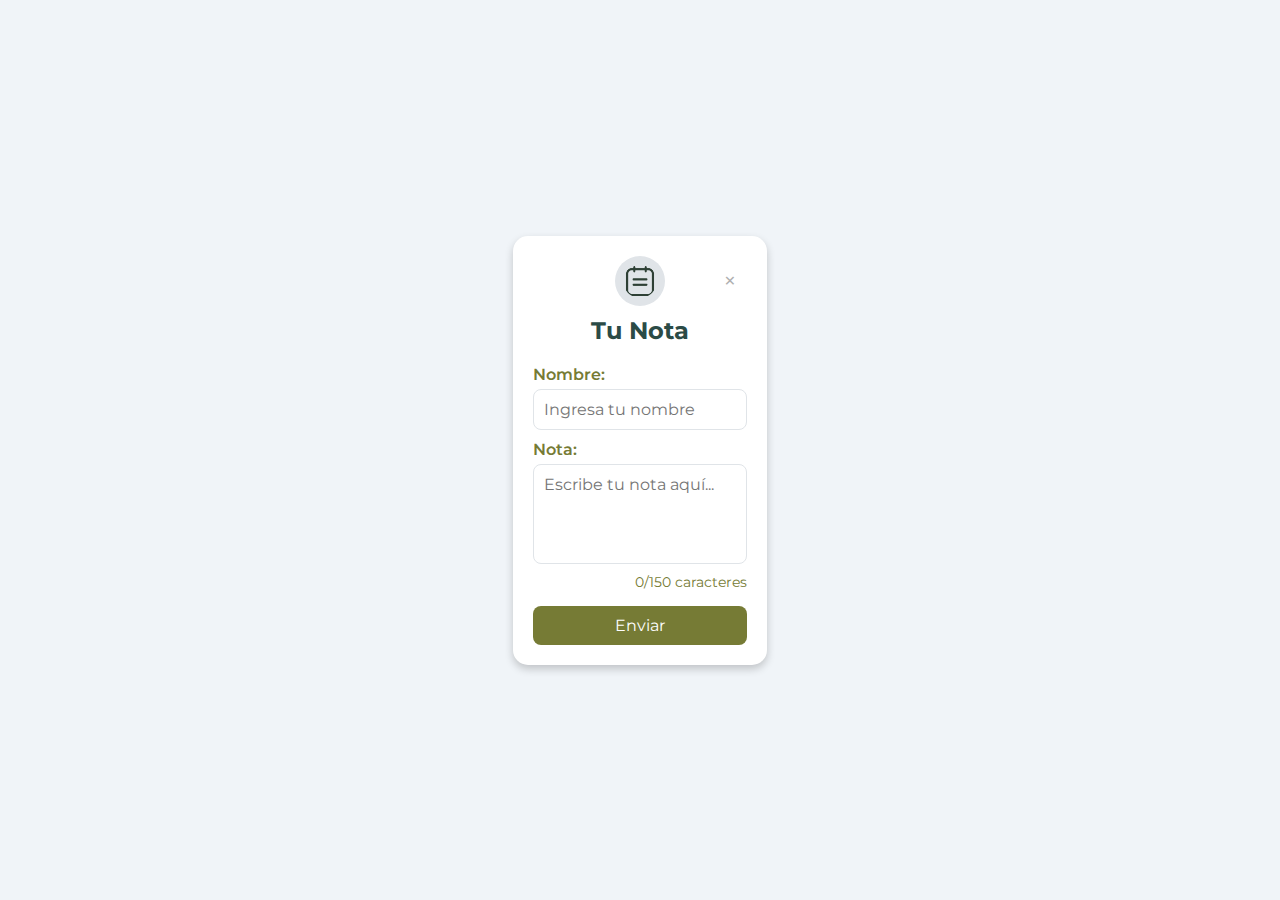
<file: escrito.html>
<!DOCTYPE html>
<html lang="es">
<head>
    <meta charset="UTF-8">
    <meta name="viewport" content="width=device-width, initial-scale=1.0">
    <title>Formulario de Notas</title>
    <meta property="og:title" content="Celebración de Rosa Lucía Ramos" />
    <meta property="og:description" content="¡Únete a celebrar este gran día! Una fiesta llena de alegría, amor y recuerdos." />
    <meta property="og:image" content="https://drive.google.com/uc?id=1cno4V4WDJfE1lJkF34Q3C9KtVz_St2VT" />
    <meta property="og:image:width" content="1200" />
    <meta property="og:image:height" content="630" />
    <link rel="stylesheet" href="css/escrito-styles.css">
    <link href="https://fonts.googleapis.com/css2?family=Montserrat:wght@400;700&display=swap" rel="stylesheet">
</head>
<body>
    <section id="nota-section">
        <div class="form-container">
            <div class="form-header">
                <img src="assets/escrito.png" alt="Icono Nota" class="icono-formulario">
                <div class="close-icon" onclick="closeForm()">×</div>
            </div>
            <h2>Tu Nota</h2>
            <!-- Formulario con acción y campo oculto para redirección -->
            <form id="noteForm" action="https://formspree.io/f/mgveyzkp" method="POST">
                <label for="nombre">Nombre:</label>
                <input type="text" id="nombre" name="nombre" required placeholder="Ingresa tu nombre">
                
                <label for="nota">Nota:</label>
                <textarea id="nota" name="nota" maxlength="150" placeholder="Escribe tu nota aquí..."></textarea>
                <p id="charCount">0/150 caracteres</p>
                
                <button type="submit">Enviar</button>
            </form>
        </div>
    </section>

    <!-- JavaScript para interceptar el envío y redirigir tras el éxito -->
    <script>
        document.getElementById("noteForm").addEventListener("submit", async function(event) {
            event.preventDefault(); // Evita el envío tradicional
            
            const form = event.target;
            const formData = new FormData(form);

            try {
                // Envía el formulario usando fetch
                const response = await fetch(form.action, {
                    method: form.method,
                    body: formData,
                    headers: { 'Accept': 'application/json' }
                });

                if (response.ok) {
                    // Si se envió exitosamente, redirige a "gracias.html"
                    window.location.href = "gracias.html";
                } else {
                    alert("Ocurrió un error al enviar el formulario. Inténtalo de nuevo.");
                }
            } catch (error) {
                console.error("Error:", error);
                alert("Ocurrió un error de red. Inténtalo de nuevo.");
            }
        });
    </script>
</body>
</html>
</file>
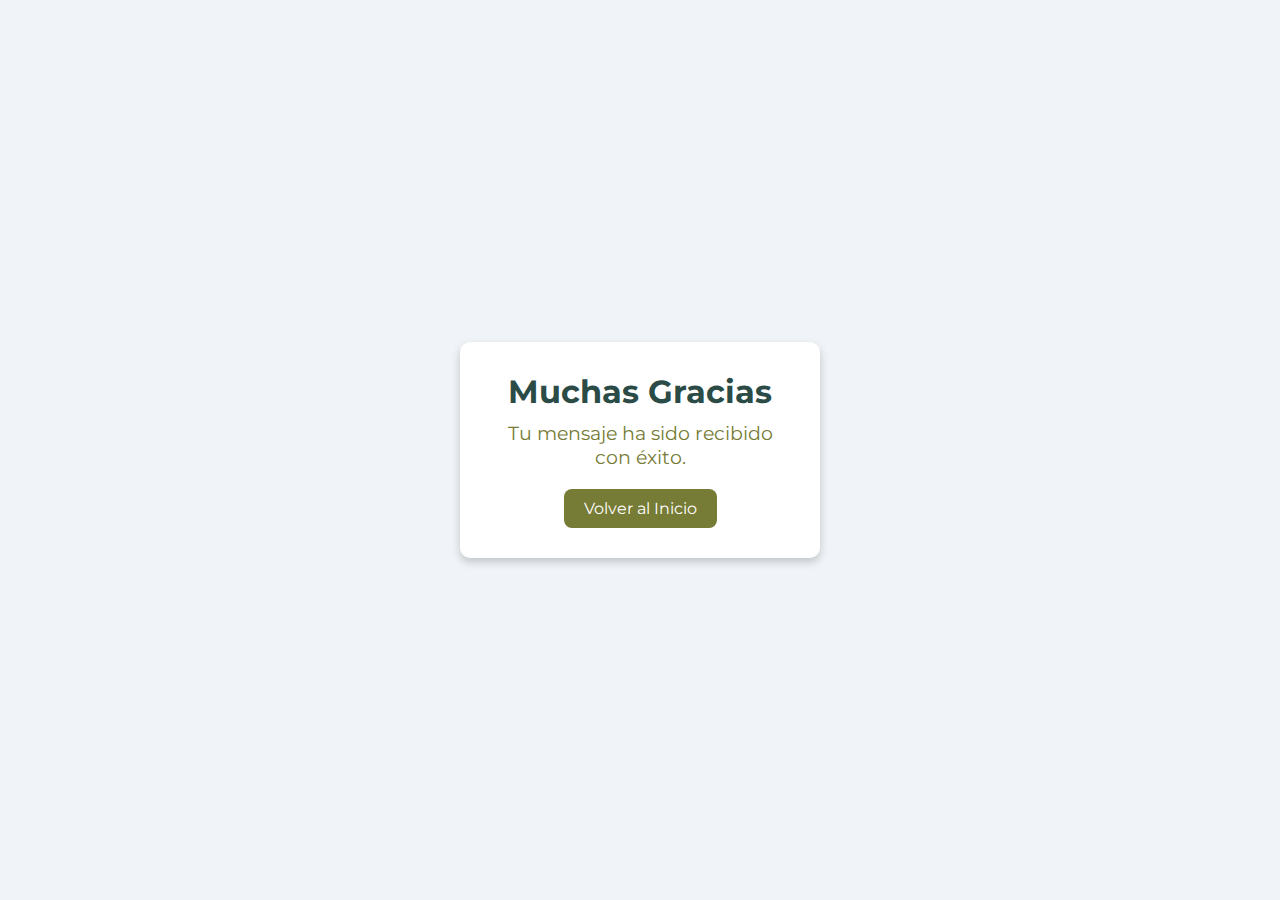
<file: gracias.html>
<!DOCTYPE html>
<html lang="es">

<head>
    <meta charset="UTF-8">
    <meta name="viewport" content="width=device-width, initial-scale=1.0">
    <title>Gracias</title>
    <link rel="stylesheet" href="css/gracias-styles.css">
    <link href="https://fonts.googleapis.com/css2?family=Montserrat:wght@400;700&display=swap" rel="stylesheet">
</head>

<body>
    <section class="gracias-contenido">
        <h1>Muchas Gracias</h1>
        <p>Tu mensaje ha sido recibido con éxito.</p>
        <button onclick="volverInicio()">Volver al Inicio</button>
    </section>

    <script src="js/gracias-script.js"></script>
</body>

</html>
</file>
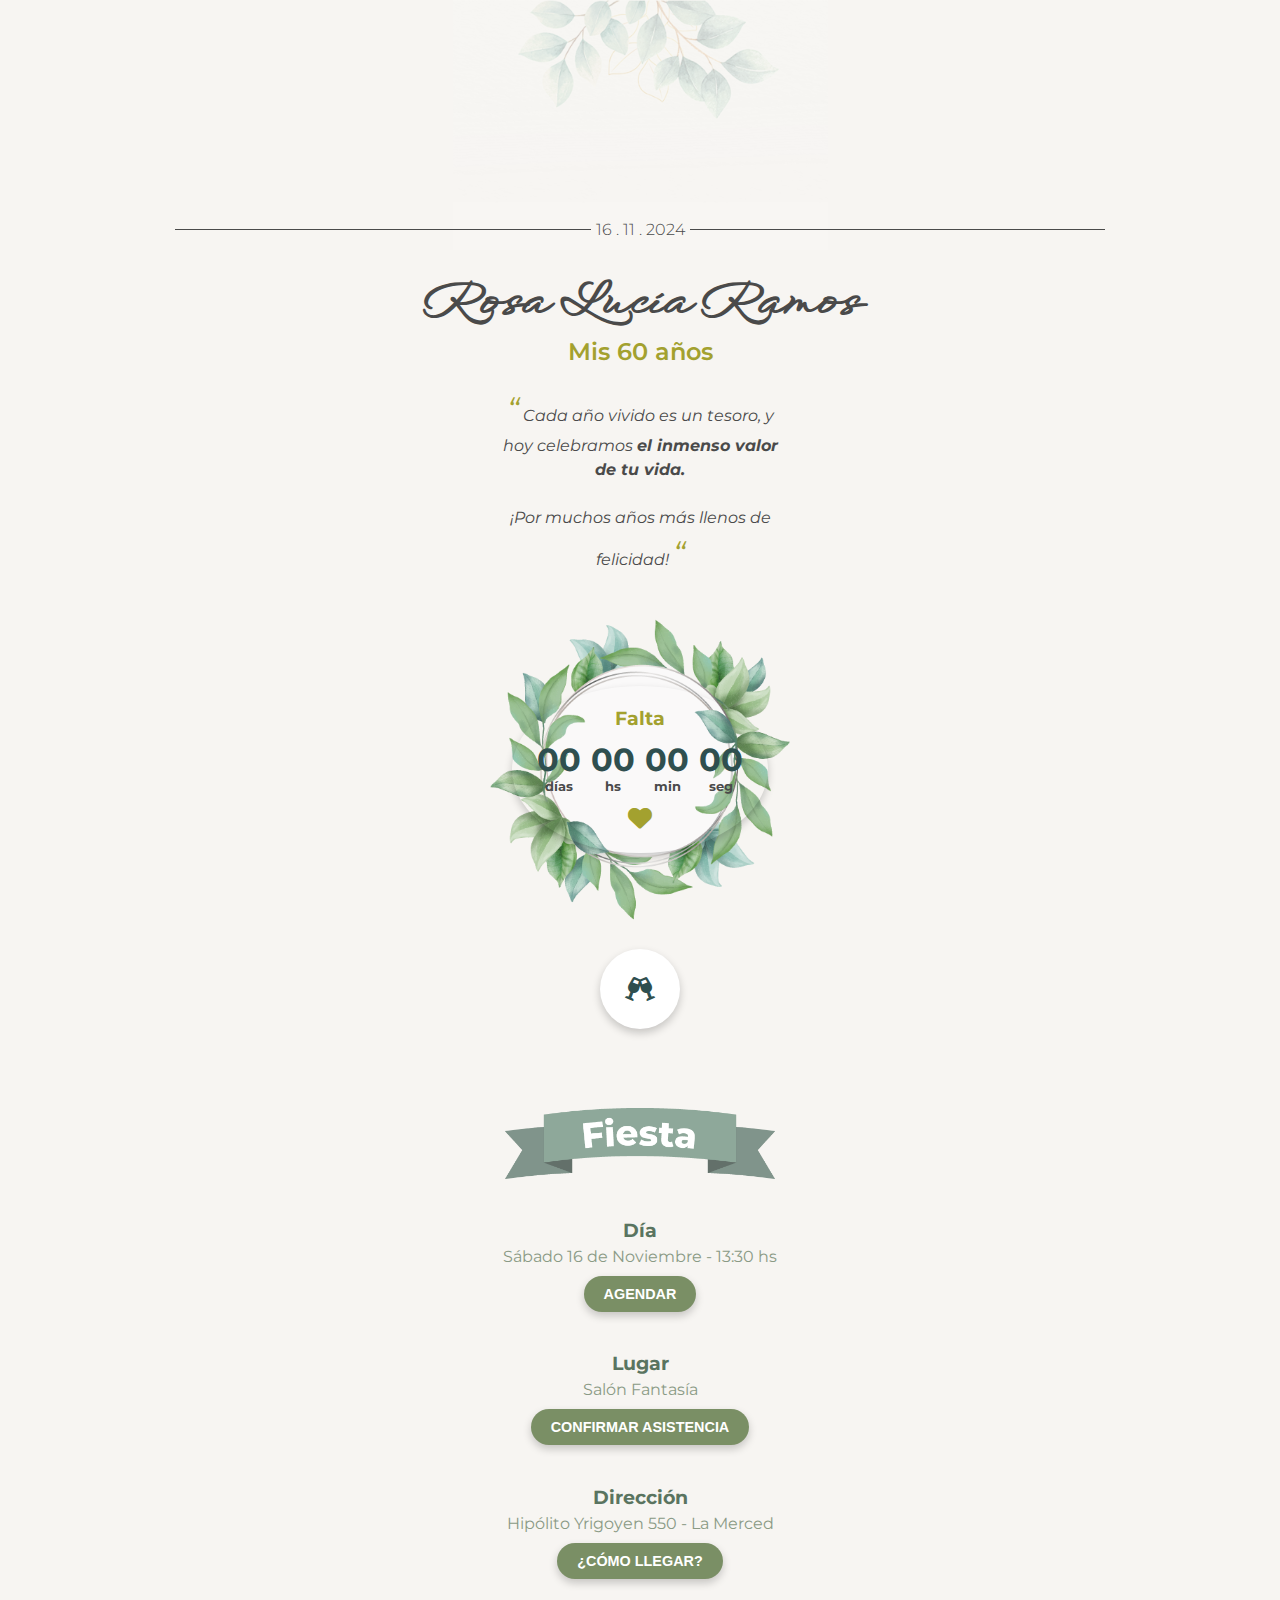
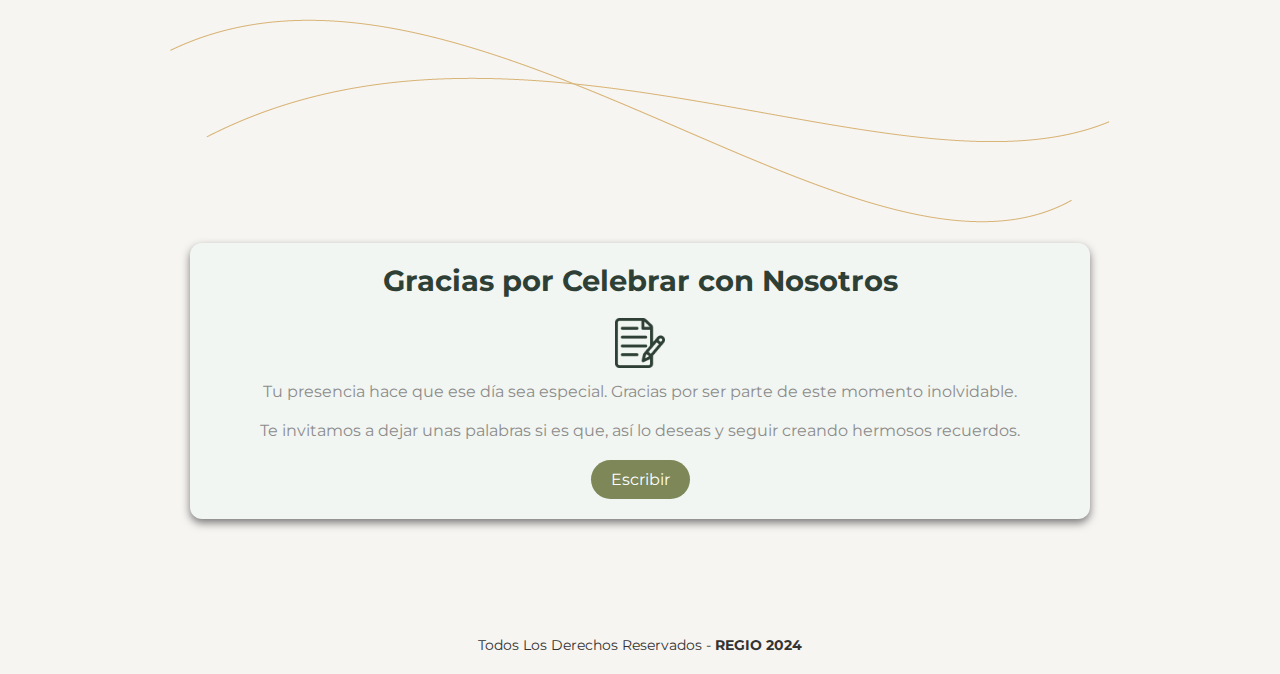
<file: paginaConMusica.html>
<!DOCTYPE html>
<html lang="es">

<head>
    <meta charset="UTF-8">
    <meta name="viewport" content="width=device-width, initial-scale=1.0">
    <title>Mis 60 AÑOS</title>

    <!-- Meta tags para SEO -->
    <meta name="description" content="¡Únete a celebrar el cumpleaños de Rosa Lucia Ramos! Una fiesta llena de alegría y emoción.">
    <meta name="keywords" content="cumpleaños, fiesta, 60 años, invitación, Rosa">
    <meta name="author" content="Gonzalo Fernando Reales">
    
    <!-- Importar las fuentes Montserrat y WindSong -->
    <link rel="stylesheet" href="css/conmusica-styles.css">
    <link rel="stylesheet" href="https://fonts.googleapis.com/css2?family=Montserrat:ital,wght@0,100..900;1,100..900&family=WindSong:wght@400;500&display=swap">
    
    <!-- Incluir Font Awesome desde su CDN -->
    <link rel="stylesheet" href="https://cdnjs.cloudflare.com/ajax/libs/font-awesome/6.0.0-beta3/css/all.min.css">

    <script src="js/conmusica-script.js" defer></script>
</head>

<body>
    <!-- Fondo decorativo superior -->
    <div class="decorative-top">
        <img src="assets/arriba.png" alt="Decoración floral superior">
    </div>
    
    <!-- Contenido principal centrado -->
    <main class="main-content">
        <div class="date-line">
            <span class="line"></span>
            <p class="date">16 . 11 . 2024</p>
            <span class="line"></span>
        </div>
        <h1 class="nombre-cumpleanera">Rosa Lucía Ramos</h1>
        <h2>Mis 60 años</h2>
        <blockquote>
            Cada año vivido es un tesoro, y hoy celebramos <b>el inmenso valor de tu vida.</b>
            <br>
            <br>
            ¡Por muchos años más llenos de felicidad!
        </blockquote>
        <div class="down-arrow"></div>
        <br>
        <br>
        
        <!-- Sección de cuenta regresiva -->
        <div class="countdown-container">
            <img src="assets/fondo_cuenta.png" alt="Fondo cuenta regresiva" class="countdown-background-img">
            <div id="countdown">
                <p class="countdown-title">Falta</p>
                <div class="time">
                    <div><span id="days">00</span><p>días</p></div>
                    <div><span id="hours">00</span><p>hs</p></div>
                    <div><span id="minutes">00</span><p>min</p></div>
                    <div><span id="seconds">00</span><p>seg</p></div>
                </div>
                <div class="heart-icon"><i class="fas fa-heart" aria-hidden="true"></i></div>
            </div>
        </div>
        <br>
        <br>
        <br>
        <br>
        
        <!-- Círculo con icono animado -->
        <div class="animated-icon-container">
            <i class="fas fa-glass-cheers animated-icon"></i>
        </div>
        <br>
        
        <!-- Sección de información del evento -->
        <section class="evento-info">
            <div class="banner-titulo">
                <img src="assets/fiesta.png" alt="Fiesta" class="banner-imagen">
            </div>
            <br>
            <div class="evento-detalle">
                <h2>Día</h2>
                <p>Sábado 16 de Noviembre - 13:30 hs</p>
                <button onclick="agendarEvento()">AGENDAR</button>
            </div>
            <br>
            <div class="evento-detalle">
                <h2>Lugar</h2>
                <p>Salón Fantasía</p>
                <button onclick="confirmarAsistencia()">CONFIRMAR ASISTENCIA</button>
            </div>
        </section>

        <section class="evento-info">
            <div class="evento-detalle">
                <h2>Dirección</h2>
                <p>Hipólito Yrigoyen 550 - La Merced</p>
                <button onclick="comoLlegar()">¿CÓMO LLEGAR?</button>

                <!-- Imagen que se animará -->
                <img src="assets/floral-01.png" alt="Decoración floral" class="imagen-animada">
            </div>
        </section>

        <section class="decorative-lines-section">
            <img src="assets/lineas.png" alt="Decorative Lines" class="decorative-lines">
        </section>

    

        <section id="nota-section">
            <div class="detalle-musica">
                    <h3>Gracias por Celebrar con Nosotros</h3>
                    <img src="assets/notas.png" alt="Icono de Música" class="icono-musica">
                    <p>Tu presencia hace que ese día sea especial. Gracias por ser parte de este momento inolvidable.</p>
                    <p>Te invitamos a dejar unas palabras si es que, así lo deseas y seguir creando hermosos recuerdos.</p>
                    <button onclick="window.location.href='escrito.html'">Escribir</button>
            </div>
            <img src="assets/floral-02.png" alt="Decoración floral derecha" class="imagen-animada-derecha">

        </section>
        

        
        <br>
        <br>
        <br>
    </main>

    

</body>

<footer class="footer">
    <p>Todos Los Derechos Reservados - <strong>REGIO 2024</strong></p>
</footer>

</html>
</file>
<file: css/escrito-styles.css>
/* Estilos generales */
* {
    margin: 0;
    padding: 0;
    box-sizing: border-box;
    font-family: 'Montserrat', sans-serif;
}

body, html {
    display: flex;
    justify-content: center;
    align-items: center;
    height: 100vh;
    background-color: #f0f4f8;
}

/* Estilos del contenedor de formulario */
#nota-section {
    display: flex;
    justify-content: center;
    align-items: center;
    width: 100%;
    height: 100%;
}

.form-container {
    position: relative;
    width: 90%;
    max-width: 400px;
    background-color: #ffffff;
    padding: 20px;
    border-radius: 15px;
    box-shadow: 0 4px 8px rgba(0, 0, 0, 0.2);
    text-align: center;
}

/* Icono en la parte superior */
.form-header {
    display: flex;
    justify-content: center;
    align-items: center;
    position: relative;
}

.icono-formulario {
    width: 50px;
    height: 50px;
    border-radius: 50%;
    background-color: #e0e4e8;
    padding: 8px;
}

.close-icon {
    position: absolute;
    top: 10px;
    right: 10px;
    color: #b0b0b0;
    font-size: 1.5rem;
    cursor: pointer;
    transition: color 0.3s;
}

.close-icon:hover {
    color: #767B35;
}

/* Estilos de los campos y botones */
h2 {
    color: #2b4b46;
    font-weight: 700;
    margin-top: 10px;
    margin-bottom: 20px;
}

label {
    display: block;
    color: #767B35;
    text-align: left;
    margin-top: 10px;
    font-weight: 600;
}

input[type="text"],
textarea {
    width: 100%;
    padding: 10px;
    border-radius: 8px;
    border: 1px solid #e0e4e8;
    margin-top: 5px;
    font-size: 1rem;
    resize: none;
}

textarea {
    height: 100px;
}

#charCount {
    font-size: 0.9rem;
    color: #767B35;
    text-align: right;
    margin-top: 5px;
}

button {
    width: 100%;
    padding: 10px;
    background-color: #767B35;
    color: white;
    border: none;
    border-radius: 8px;
    font-size: 1rem;
    cursor: pointer;
    transition: background-color 0.3s ease;
    margin-top: 15px;
}

button:hover {
    background-color: #9cb97e;
}

/* Responsive */
@media (max-width: 600px) {
    .form-container {
        padding: 15px;
    }

    h2 {
        font-size: 1.4rem;
    }

    button {
        font-size: 0.9rem;
    }
}
</file>
<file: css/gracias-styles.css>
/* Estilos generales */
* {
    margin: 0;
    padding: 0;
    box-sizing: border-box;
    font-family: 'Montserrat', sans-serif;
}

body, html {
    display: flex;
    justify-content: center;
    align-items: center;
    height: 100vh;
    background-color: #f0f4f8;
}

/* Contenedor para la sección de agradecimiento */
.gracias-contenido {
    text-align: center;
    background-color: #ffffff;
    padding: 30px;
    border-radius: 10px;
    box-shadow: 0 4px 8px rgba(0, 0, 0, 0.2);
    max-width: 400px;
    width: 90%;
}

h1 {
    color: #2b4b46;
    font-size: 2rem;
    margin-bottom: 10px;
}

p {
    color: #767B35;
    margin-bottom: 20px;
    font-size: 1.2rem;
}

button {
    padding: 10px 20px;
    background-color: #767B35;
    color: white;
    border: none;
    border-radius: 8px;
    font-size: 1rem;
    cursor: pointer;
    transition: background-color 0.3s ease;
}

button:hover {
    background-color: #9cb97e;
}
</file>
<file: css/conmusica-styles.css>
/* Estilos básicos */
* {
    margin: 0;
    padding: 0;
    box-sizing: border-box;
}

body {
    font-family: 'Montserrat', sans-serif;
    background-color: #f7f5f2;
    color: #4a4a4a;
    display: flex;
    flex-direction: column;
    align-items: center;
    justify-content: space-between;
    min-height: 100vh;
    overflow-y: scroll; /* Permite scroll vertical */
}

.decorative-top {
    position: absolute;
    top: 0;
    width: 100%;
    height: 250px;
    display: flex;
    justify-content: center;
    opacity: 0.2;
    z-index: -1;
}

.decorative-top img {
    max-width: 100%;
    height: auto;
}

.main-content {
    text-align: center;
    padding: 20px;
    margin-top: 200px;
    z-index: 1;
}

.date-line {
    display: flex;
    align-items: center;
    justify-content: center;
    margin-bottom: 30px;
}

.line {
    flex: 1;
    height: 0.5px;
    background-color: #4a4a4a;
    margin: 0 5px;
}

.date {
    font-size: 1em;
    color: #4a4a4a;
    font-weight: 300;
}

.nombre-cumpleanera {
    font-family: 'WindSong', cursive;
    font-size: 3em;
    color: #4a4a4a;
}

h2 {
    font-size: 1.5em;
    color: #a3a12f;
    margin-bottom: 20px;
    font-weight: 600;
}

blockquote {
    font-size: 1em;
    color: #4a4a4a;
    font-style: italic;
    line-height: 1.5;
    margin: 20px auto;
    max-width: 300px;
}

blockquote::before, blockquote::after {
    content: "“";
    font-size: 2em;
    color: #a3a12f;
}

.down-arrow {
    font-size: 1.5em;
    color: #4a4a4a;
    margin-top: 20px;
}

.countdown-container {
    position: relative;
    display: flex;
    justify-content: center;
    margin-top: 50px;
}

.countdown-background-img {
    position: absolute;
    top: 50%;
    left: 50%;
    width: 300px; /* Ajusta el tamaño de la imagen según sea necesario */
    height: auto;
    transform: translate(-50%, -50%);
    z-index: 0; /* Coloca la imagen detrás del contenido */
    opacity: 0.8; /* Opcional: ajusta la opacidad para darle un efecto de transparencia */
}

#countdown {
    position: relative;
    z-index: 1; /* Asegura que el contenido esté por encima de la imagen de fondo */
    text-align: center;
    color: #4a4a4a;
    font-weight: bold;
    padding: 20px;
    background: rgba(255, 255, 255, 0); /* Fondo semitransparente para mayor legibilidad */
    border-radius: 50%;
    box-shadow: 0px 4px 8px rgba(0, 0, 0, 0.2);
}

.countdown-title {
    font-size: 1.2em;
    color: #a3a12f;
    margin-bottom: 10px;
}

.time {
    display: flex;
    justify-content: space-around;
}

.time div {
    text-align: center;
    margin: 0 5px;
}

.time span {
    font-size: 2em;
    color: #2f4f4f;
}

.time p {
    font-size: 0.8em;
    color: #4a4a4a;
}

.heart-icon {
    font-size: 1.5em;
    color: #a3a12f;
    margin-top: 10px;
    animation: heartbeat 1.5s ease-in-out infinite; /* Aplica la animación en bucle */
}

/* Animación de palpitación lenta */
@keyframes heartbeat {
    0%, 100% {
        transform: scale(1); /* Tamaño normal */
    }
    50% {
        transform: scale(1.2); /* Tamaño ligeramente mayor para el efecto de latido */
    }
}

/* Estilos para el círculo debajo de la cuenta regresiva */
.animated-icon-container {
    width: 80px; /* Tamaño del círculo */
    height: 80px;
    background-color: white; /* Color de fondo del círculo */
    border-radius: 50%; /* Círculo perfecto */
    display: flex;
    align-items: center;
    justify-content: center;
    margin: 20px auto; /* Centra el círculo horizontalmente y da margen superior */
    box-shadow: 0px 4px 8px rgba(0, 0, 0, 0.2); /* Sombra */
}

/* Estilos y animación del ícono */
.animated-icon {
    font-size: 1.5em; /* Tamaño del ícono */
    color: #2f4f4f; /* Color inicial */
    animation: iconBounce 1.5s infinite ease-in-out; /* Animación en bucle */
}

/* Animación de rebote */
@keyframes iconBounce {
    0%, 100% {
        transform: translateY(0);
    }
    50% {
        transform: translateY(-8px);
    }
}

/* FIESTA */

/* Sección de información del evento */
.evento-info {
    display: flex;
    flex-direction: column;
    align-items: center;
    text-align: center;
    font-family: 'Montserrat', sans-serif;
    color: #5a7460;
    margin-top: 20px;
}

.banner-titulo {
    display: flex;
    justify-content: center;
    align-items: center;
    padding: 20px 0; /* Reducido el padding lateral */
    margin: 0 auto; /* Centra el contenedor horizontalmente */
    max-width: 80%; /* Limita el ancho máximo del contenedor */
}

/* Imagen responsiva del banner */
.banner-imagen {
    max-width: 50%; /* Ajusta este valor para hacer la imagen más pequeña o más grande */
    height: auto;
    object-fit: contain;
    margin: 0 20px; /* Opcional: Añade márgenes laterales */
}

.evento-detalle {
    margin-bottom: 20px;
    color: #5a7460;
}

.evento-detalle h2 {
    font-size: 1.2em;
    color: #5a7460;
    font-weight: bold;
    margin-bottom: 5px;
}

.evento-detalle p {
    font-size: 1em;
    color: #8a9a85;
    margin-bottom: 10px;
}

.evento-detalle button {
    background-color: #7a8f65;
    color: white;
    border: none;
    border-radius: 20px;
    padding: 10px 20px;
    font-size: 0.9em;
    cursor: pointer;
    transition: transform 0.3s ease, background-color 0.3s ease;
    font-weight: bold;
    box-shadow: 0px 4px 8px rgba(0, 0, 0, 0.2);
}

.evento-detalle button:hover {
    transform: scale(1.05); /* Efecto de aumento al pasar el ratón */
    background-color: #6a7e55;
}

/* Floral */

/* Estilos iniciales de la imagen */
.imagen-animada {
    position: absolute;
    left: -100px; /* Comienza fuera del viewport */
    opacity: 0;
    width: 100px;
    transition: transform 1s ease-out, opacity 1s ease-out;
}

/* Clase que se añade para activar la animación */
.imagen-animada.visible {
    transform: translateX(120px); /* Ajusta según el desplazamiento deseado */
    opacity: 1;
} 

@media (max-width: 768px) {
    .nombre-cumpleanera {
        font-size: 2.5em;
    }
    h2 {
        font-size: 1.2em;
    }
    blockquote {
        font-size: 0.9em;
    }
    .countdown-container {
        margin-top: 30px;
    }

    /* Ajustes responsivos para la imagen del banner */
    .banner-imagen {
        max-width: 80%; /* Aumenta el tamaño en pantallas más pequeñas */
        margin: 0 10px;
    }
}


/* LINEAS */

.decorative-lines-section {
    display: flex;
    justify-content: center;
    align-items: center;
    margin: 20px 0;
}

.decorative-lines {
    max-width: 100%;
    height: auto;
    opacity: 0.8; /* Ajusta la opacidad si deseas un efecto más sutil */
    transition: transform 0.3s ease; /* Añade una animación al pasar el mouse */
}

.decorative-lines:hover {
    transform: scale(1.05); /* Agranda ligeramente la imagen al pasar el mouse */
}


/* CSS para la sección de la fiesta */
#nota-section {
    text-align: center;
    margin: 20px;
}

.nota-container {
    background-color: #dddddd;
    padding: 20px;
    border-radius: 15px;
    width: 90%;
    max-width: 400px;
    margin: 0 auto;
    box-shadow: 0 4px 8px rgba(0, 0, 0, 0.1);
}

.nota-container h2 {
    font-size: 2rem;
    color: #2e4035;
    margin-bottom: 10px;
    font-family: 'Montserrat', sans-serif;
}

.nota-container p {
    font-size: 1.1rem;
    color: #2e4035;
    margin-bottom: 20px;
    font-family: 'Montserrat', sans-serif;
}

.detalle-musica {
    background-color: #f2f6f2;
    border-radius: 12px;
    padding: 20px;
    box-shadow: 0 4px 8px rgba(0, 0, 0, 0.5);
}

.detalle-musica h3 {
    font-size: 1.8rem;
    color: #2e4035;
    margin-bottom: 10px;
}

.icono-musica {
    width: 50px;
    margin: 10px 0;
}

.detalle-musica p {
    font-size: 1rem;
    color: #8c8c8c;
    margin-bottom: 20px;
}

.detalle-musica button {
    background-color: #7d8757;
    color: #fff;
    font-size: 1rem;
    border: none;
    padding: 10px 20px;
    border-radius: 25px;
    cursor: pointer;
    font-family: 'Montserrat', sans-serif;
    transition: background-color 0.3s;
}

.detalle-musica button:hover {
    background-color: #6a7548;
}


/* Estilos iniciales de la imagen que viene desde la derecha */
.imagen-animada-derecha {
    position: absolute;
    right: -100px; /* Comienza fuera del viewport desde la derecha */
    opacity: 0;
    width: 100px;
    transition: transform 1s ease-out, opacity 1s ease-out;
}

/* Clase que se añade para activar la animación */
.imagen-animada-derecha.visible {
    transform: translateX(-120px); /* Mueve la imagen hacia la izquierda para que aparezca en pantalla */
    opacity: 1;
}










/* footer */
/* Estilo del footer */
.footer {
    text-align: center;
    padding: 20px;
    background-color: 0; /* Fondo en color oscuro */
    color: #333; /* Texto en color claro */
    font-size: 0.9em;
}

.footer p {
    margin: 0;
}

.footer strong {
    font-weight: bold;
}
</file>
